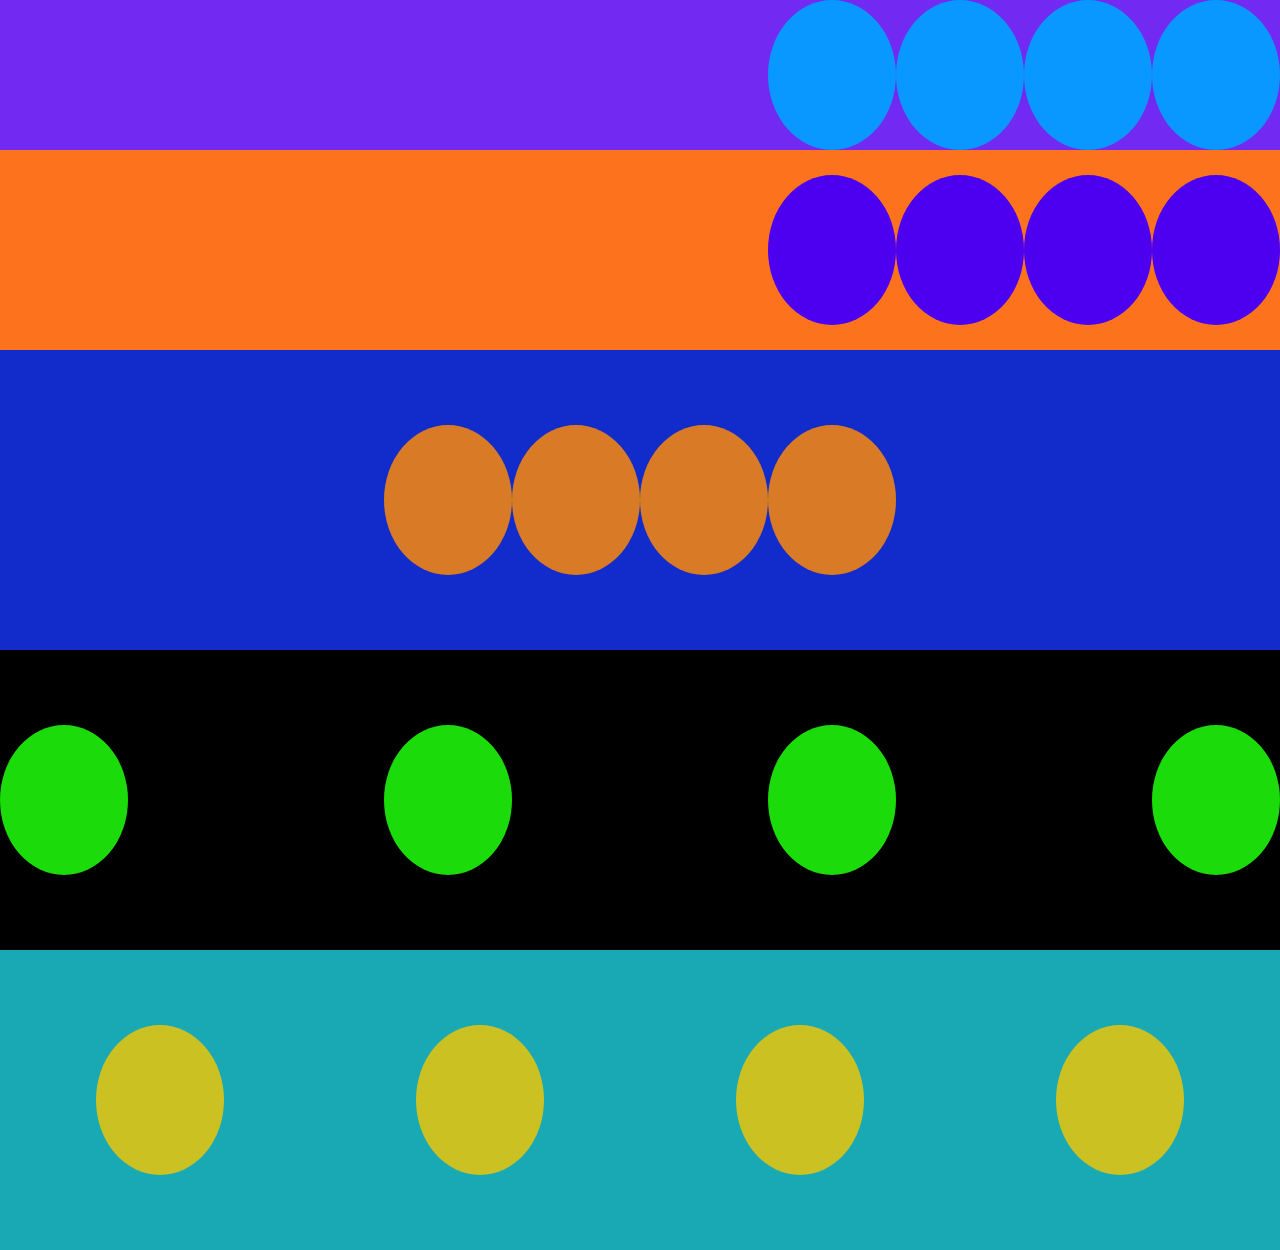
<file: index.html>
<!DOCTYPE html>
<html lang="en">
<head>
    <meta charset="UTF-8">
    <meta http-equiv="X-UA-Compatible" content="IE=edge">
    <meta name="viewport" content="width=device-width, initial-scale=1.0">
    <title>test git</title>
    <link rel="stylesheet" href="./style.css">
</head>
<body>
    <div class="circulos1">

    <div></div>
    <div></div>
    <div></div>
    <div></div>
    </div>
    
    <div class="circulos2">

    <div></div>
    <div></div>
    <div></div>
    <div></div>
    </div>

    <div class="circulos3">

        <div></div>
        <div></div>
        <div></div>
        <div></div>
    </div>

    <div class="circulos4">
        <div></div>
        <div></div>
        <div></div>
        <div></div>
    </div>

    <div class="circulos5">
        <div></div>
        <div></div>
        <div></div>
        <div></div>
    </div>
    
</body>
</html>
</file>
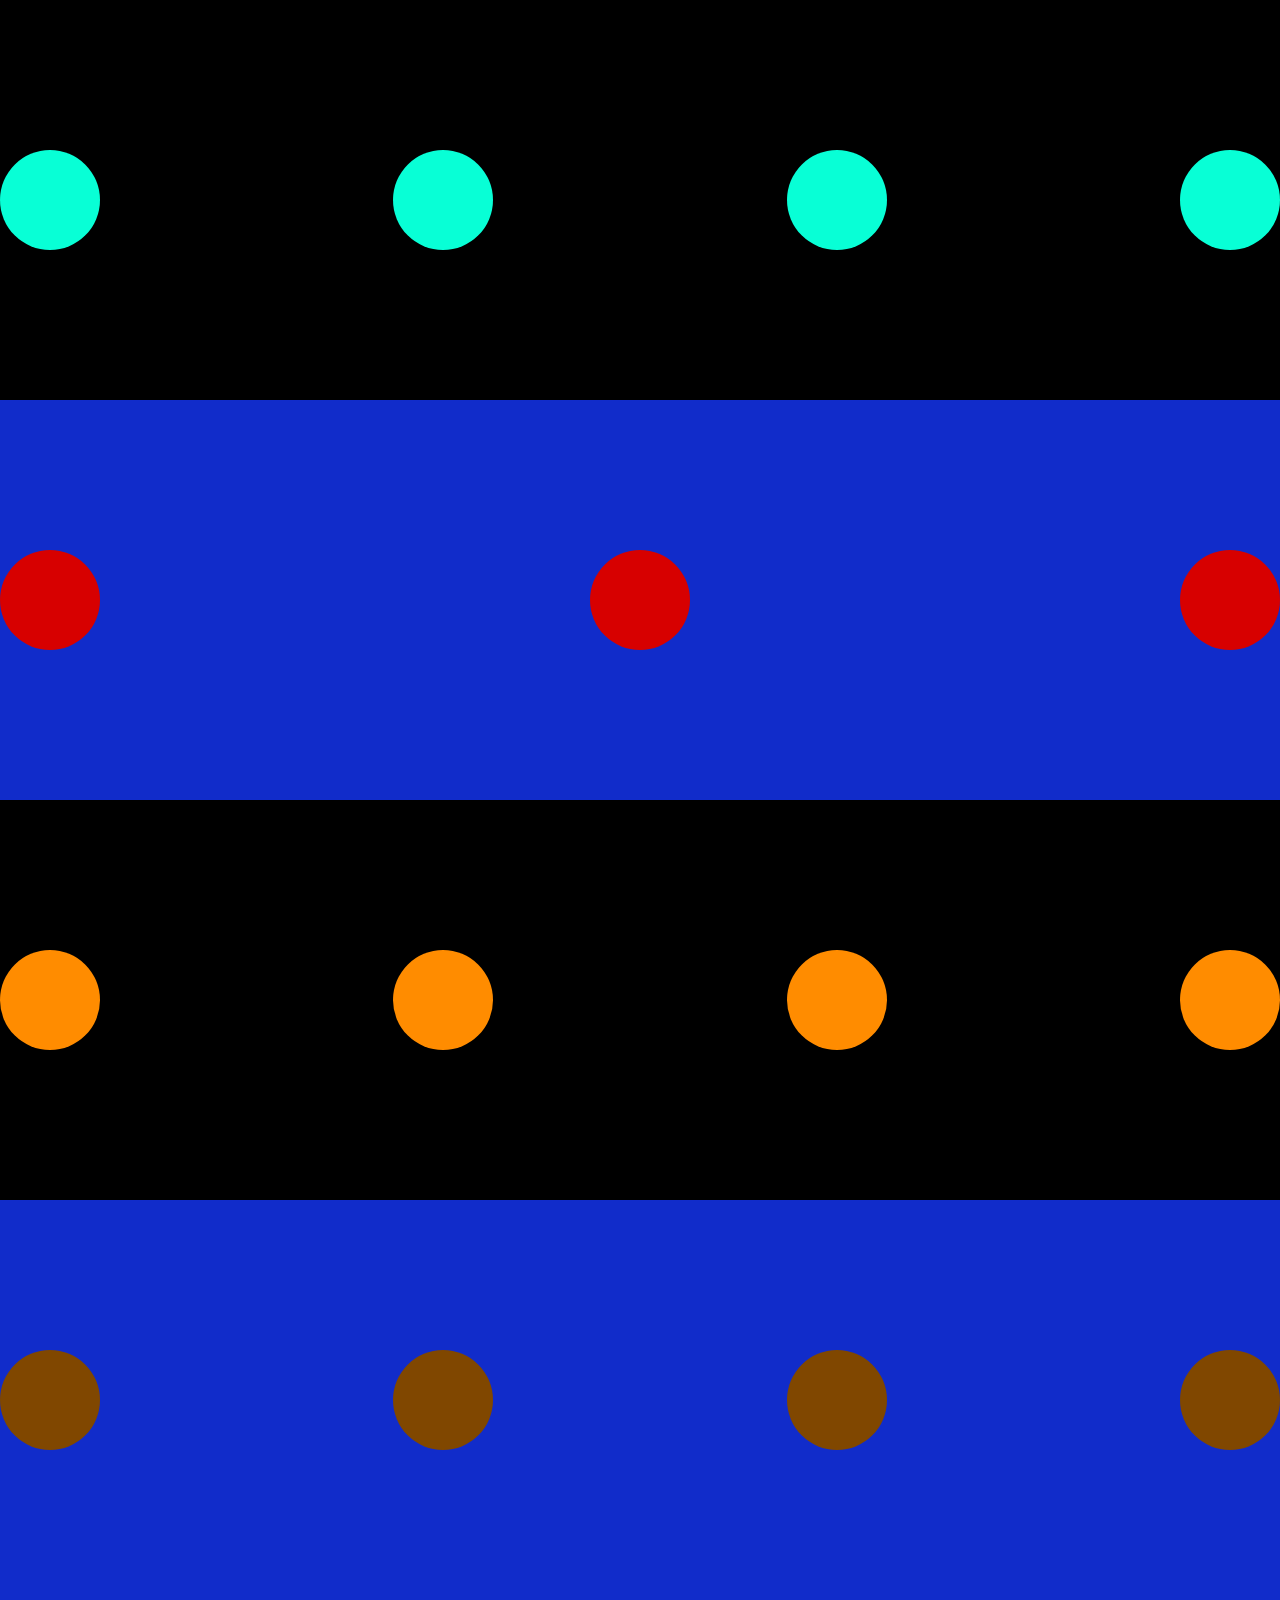
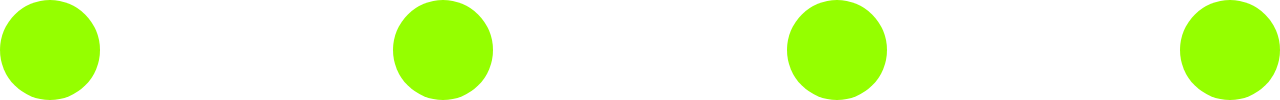
<file: DEV/FLEX.html>
<!DOCTYPE html>
<!-- saved from url=(0026)http://127.0.0.1:5500/DEV/ -->
<html lang="en"><head><meta http-equiv="Content-Type" content="text/html; charset=UTF-8">
    
    <meta http-equiv="X-UA-Compatible" content="IE=edge">
    <meta name="viewport" content="width=device-width, initial-scale=1.0">
    <title>flex</title>
    
<link rel="stylesheet" href="./FLEX_files/style.css"></head>
<body>
    <div class="circulos">

    <div></div>
    <div></div>
    <div></div>
    <div></div>
    </div>
    
    <div class="circulos2">

    <div></div>
    <div></div>
    <div></div>
    <div></div>
    </div>

    <div class="circulos3">

        <div></div>
        <div></div>
        <div></div>
    </div>

    <div class="circulos4">
        <div></div>
        <div></div>
        <div></div>
        <div></div>
    </div>

    <div class="circulos5">
        <div></div>
        <div></div>
        <div></div>
        <div></div>
    </div>

    <div class="circulos6">
        <div></div>
        <div></div>
        <div></div>
        <div></div>
    </div>
    
<!-- Code injected by live-server -->
<script>
	// <![CDATA[  <-- For SVG support
	if ('WebSocket' in window) {
		(function () {
			function refreshCSS() {
				var sheets = [].slice.call(document.getElementsByTagName("link"));
				var head = document.getElementsByTagName("head")[0];
				for (var i = 0; i < sheets.length; ++i) {
					var elem = sheets[i];
					var parent = elem.parentElement || head;
					parent.removeChild(elem);
					var rel = elem.rel;
					if (elem.href && typeof rel != "string" || rel.length == 0 || rel.toLowerCase() == "stylesheet") {
						var url = elem.href.replace(/(&|\?)_cacheOverride=\d+/, '');
						elem.href = url + (url.indexOf('?') >= 0 ? '&' : '?') + '_cacheOverride=' + (new Date().valueOf());
					}
					parent.appendChild(elem);
				}
			}
			var protocol = window.location.protocol === 'http:' ? 'ws://' : 'wss://';
			var address = protocol + window.location.host + window.location.pathname + '/ws';
			var socket = new WebSocket(address);
			socket.onmessage = function (msg) {
				if (msg.data == 'reload') window.location.reload();
				else if (msg.data == 'refreshcss') refreshCSS();
			};
			if (sessionStorage && !sessionStorage.getItem('IsThisFirstTime_Log_From_LiveServer')) {
				console.log('Live reload enabled.');
				sessionStorage.setItem('IsThisFirstTime_Log_From_LiveServer', true);
			}
		})();
	}
	else {
		console.error('Upgrade your browser. This Browser is NOT supported WebSocket for Live-Reloading.');
	}
	// ]]>
</script>

</body></html>
</file>
<file: style.css>
*{
    margin: 0;
    padding: 0;
    box-sizing: border-box;
}
.circulos1{
    width: 100vw;
    height: 150px;
    background-color: rgb(114, 41, 242);
    display:flex;
    justify-content: end;
}
.circulos1 div{
    width: 10%;
    height: 150px;
    background-color: rgb(8, 152, 255);
    border-radius: 100%;
    
}
.circulos2{
    width: 100vw;
    height: 200px;
    background-color: rgb(253, 114, 28);
    display: flex;
    justify-content:end;
    align-items:center;

}
.circulos2 div{
    width: 10%;
    height: 150px;
    background-color: rgb(76, 0, 239);
    border-radius: 100%;
}

.circulos3{
    width: 100vw;
    height: 300px;
    background-color: rgb(17, 44, 202);
    display: flex;
    justify-content: center;
    align-items: center;

}
.circulos3 div{
    width: 10%;
    height: 150px;
    background-color: rgb(217, 122, 38);
    border-radius: 100%;

}

.circulos4{
    width: 100vw;
    height: 300px;
    background-color: rgb(0, 0, 0);
    display: flex;
    justify-content: space-between;
    align-items: center;

}
.circulos4 div{
    width: 10%;
    height: 150px;
    background-color: rgb(27, 220, 10);
    border-radius: 100%;
}
.circulos5{
    width: 100vw;
    height: 300px;
    background-color: rgb(25, 169, 180);
    display:flex;
    justify-content:space-around;
    align-items:center;
}
.circulos5 div{
    width: 10%;
    height: 150px;
    background-color: rgb(204, 193, 35);
    border-radius: 100%;

}
</file>
<file: DEV/FLEX_files/style.css>
*{
    margin: 0;
    padding: 0;
    box-sizing: border-box;
}
.circulo{
    width: 100px;
    height: 400px;
    background-color: rgb(255, 255, 255);
    display: flex;
    justify-content: space-between;
    align-items: center;
}
.circulo div{
    width: 100px;
    height: 100px;
    background-color: rgb(0, 128, 255);
    border-width: 100px;
    
}
.circulos2{
    width: 100%;
    height: 400px;
    background-color: rgb(0, 0, 0);
    display: flex;
    justify-content: space-between;
    align-items: center;

}
.circulos2 div{
    width: 100px;
    height: 100px;
    background-color: rgb(8, 255, 214);
    border-radius: 100%;
}

.circulos3{
    width: 100%;
    height: 400px;
    background-color: rgb(17, 44, 202);
    display: flex;
    justify-content: space-between;
    align-items: center;

}
.circulos3 div{
    width: 100px;
    height: 100px;
    background-color: rgb(215, 0, 0);
    border-radius: 100%;

}

.circulos4{
    width: 100%;
    height: 400px;
    background-color: rgb(0, 0, 0);
    display: flex;
    justify-content: space-between;
    align-items: center;

}
.circulos4 div{
    width: 100px;
    height: 100px;
    background-color: rgb(255, 140, 0);
    border-radius: 100%;
}
.circulos5{
    width: 100%;
    height: 400px;
    background-color: rgb(17, 44, 202);
    display: flex;
    justify-content: space-between;
    align-items: center;
}
.circulos5 div{
    width: 100px;
    height: 100px;
    background-color: rgb(128, 71, 0);
    border-radius: 100%;

}

.circulos6{
    width: 100%;
    height: 100px;
    background-color: rgb(255, 255, 255);
    display: flex;
    justify-content: space-between;
    align-items: center;
}
.circulos6 div{
    width: 100px;
    height: 100px;
    background-color: rgb(149, 255, 0);
    border-radius: 100%;
}
</file>
